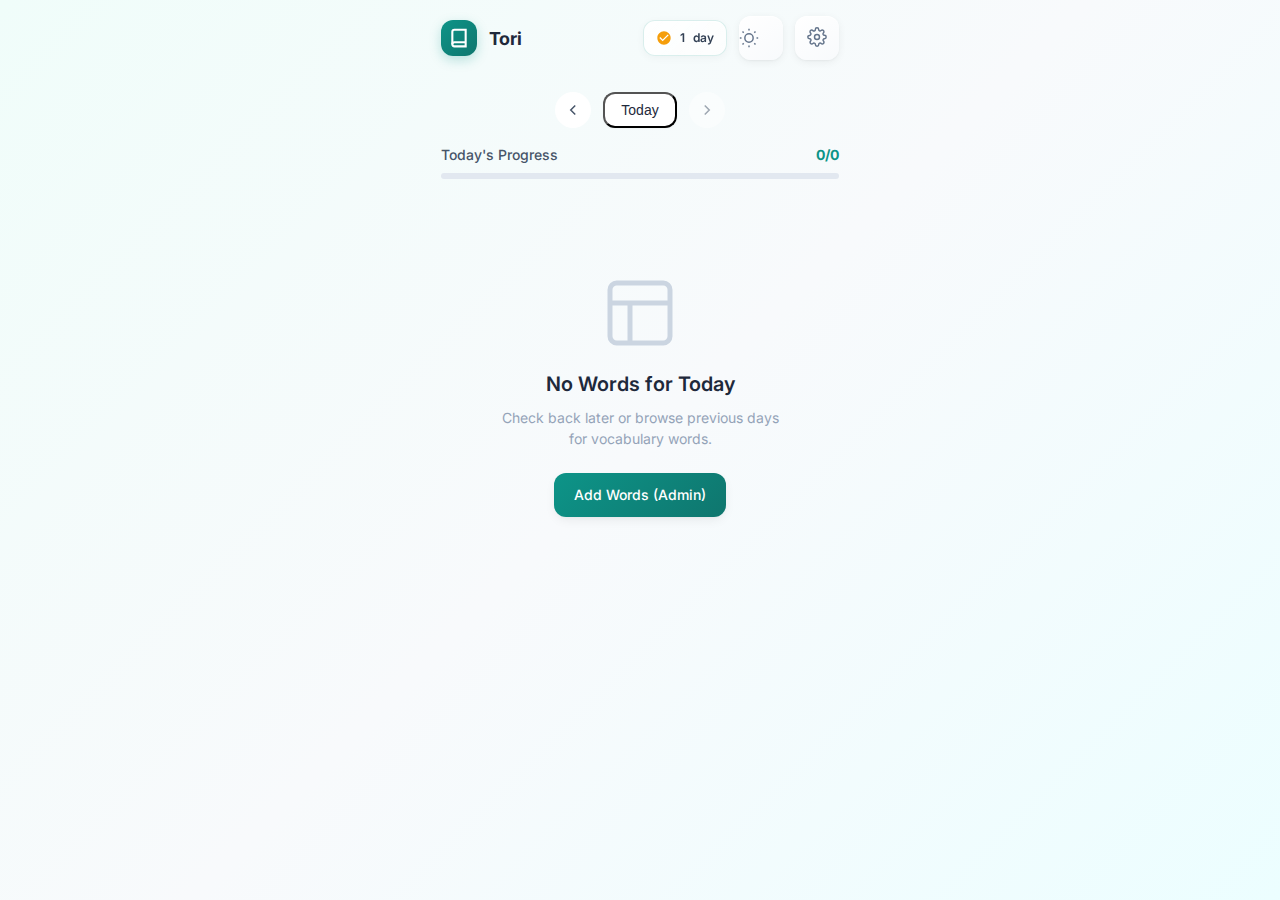
<file: index.html>
<!DOCTYPE html>
<html lang="en">

<head>
  <meta charset="UTF-8">
  <meta name="viewport" content="width=device-width, initial-scale=1.0, maximum-scale=1.0, user-scalable=no">
  <meta name="description" content="Vocabulary Flashcard App - Learn English words daily with interactive flashcards">
  <meta name="theme-color" content="#0d9488">

  <title>I love you, Tori</title>

  <!-- Fonts -->
  <link rel="preconnect" href="https://fonts.googleapis.com">
  <link rel="preconnect" href="https://fonts.gstatic.com" crossorigin>
  <link
    href="https://fonts.googleapis.com/css2?family=Inter:wght@400;500;600;700&family=Noto+Sans+Bengali:wght@400;500;600;700&display=swap"
    rel="stylesheet">

  <!-- Stylesheets -->
  <link rel="stylesheet" href="css/main.css">
  <link rel="stylesheet" href="css/flashcard.css">
</head>

<body>
  <!-- Skip Link for Accessibility -->
  <a href="#main-content" class="skip-link">Skip to main content</a>

  <div class="container" id="app">
    <!-- Header -->
    <header class="app-header">
      <div class="app-logo">
        <!-- Logo Icon -->
        <div class="app-logo-icon">
          <svg viewBox="0 0 24 24" fill="none" stroke="currentColor" stroke-width="2" aria-hidden="true">
            <path d="M4 19.5A2.5 2.5 0 0 1 6.5 17H20"></path>
            <path d="M6.5 2H20v20H6.5A2.5 2.5 0 0 1 4 19.5v-15A2.5 2.5 0 0 1 6.5 2z"></path>
          </svg>
        </div>
        <span>Tori</span>
      </div>

      <div class="header-actions">
        <!-- Streak Badge -->
        <div class="streak-badge" id="streakBadge" aria-label="Daily streak">
          <svg viewBox="0 0 24 24" fill="currentColor" aria-hidden="true">
            <path
              d="M17.66 11.2C17.43 10.9 17.15 10.64 16.89 10.38C16.22 9.78 15.46 9.35 14.82 8.72C13.33 7.26 13 4.85 13.95 3C13 3.23 12.17 3.75 11.46 4.32C8.87 6.4 7.85 10.07 9.07 13.22C9.11 13.32 9.15 13.42 9.15 13.55C9.15 13.77 9 13.97 8.8 14.05C8.57 14.15 8.33 14.09 8.14 13.93C8.08 13.88 8.04 13.83 8 13.76C6.87 12.33 6.69 10.28 7.45 8.64C5.78 10 4.87 12.3 5 14.47C5.06 14.97 5.12 15.47 5.29 15.97C5.43 16.57 5.7 17.17 6 17.7C7.08 19.43 8.95 20.67 10.96 20.92C13.1 21.19 15.39 20.8 17.03 19.32C18.86 17.66 19.5 15 18.56 12.72L18.43 12.46C18.22 12 17.66 11.2 17.66 11.2Z" />
          </svg>
          <span id="streakCount">0</span> day
        </div>

        <!-- Night Mode Toggle -->
        <button class="btn-icon" id="themeToggleBtn" aria-label="Toggle dark mode">
          <svg class="icon-sun" viewBox="0 0 24 24" fill="none" stroke="currentColor" stroke-width="2">
            <circle cx="12" cy="12" r="5"></circle>
            <line x1="12" y1="1" x2="12" y2="3"></line>
            <line x1="12" y1="21" x2="12" y2="23"></line>
            <line x1="4.22" y1="4.22" x2="5.64" y2="5.64"></line>
            <line x1="18.36" y1="18.36" x2="19.78" y2="19.78"></line>
            <line x1="1" y1="12" x2="3" y2="12"></line>
            <line x1="21" y1="12" x2="23" y2="12"></line>
            <line x1="4.22" y1="19.78" x2="5.64" y2="18.36"></line>
            <line x1="18.36" y1="5.64" x2="19.78" y2="4.22"></line>
          </svg>
          <svg class="icon-moon" viewBox="0 0 24 24" fill="none" stroke="currentColor" stroke-width="2"
            style="display: none;">
            <path d="M21 12.79A9 9 0 1 1 11.21 3 7 7 0 0 0 21 12.79z"></path>
          </svg>
        </button>

        <!-- Settings Button -->
        <button class="btn-icon" id="settingsBtn" aria-label="Settings">
          <svg viewBox="0 0 24 24" fill="none" stroke="currentColor" stroke-width="2">
            <circle cx="12" cy="12" r="3"></circle>
            <path
              d="M19.4 15a1.65 1.65 0 0 0 .33 1.82l.06.06a2 2 0 0 1 0 2.83 2 2 0 0 1-2.83 0l-.06-.06a1.65 1.65 0 0 0-1.82-.33 1.65 1.65 0 0 0-1 1.51V21a2 2 0 0 1-2 2 2 2 0 0 1-2-2v-.09A1.65 1.65 0 0 0 9 19.4a1.65 1.65 0 0 0-1.82.33l-.06.06a2 2 0 0 1-2.83 0 2 2 0 0 1 0-2.83l.06-.06a1.65 1.65 0 0 0 .33-1.82 1.65 1.65 0 0 0-1.51-1H3a2 2 0 0 1-2-2 2 2 0 0 1 2-2h.09A1.65 1.65 0 0 0 4.6 9a1.65 1.65 0 0 0-.33-1.82l-.06-.06a2 2 0 0 1 0-2.83 2 2 0 0 1 2.83 0l.06.06a1.65 1.65 0 0 0 1.82.33H9a1.65 1.65 0 0 0 1-1.51V3a2 2 0 0 1 2-2 2 2 0 0 1 2 2v.09a1.65 1.65 0 0 0 1 1.51 1.65 1.65 0 0 0 1.82-.33l.06-.06a2 2 0 0 1 2.83 0 2 2 0 0 1 0 2.83l-.06.06a1.65 1.65 0 0 0-.33 1.82V9a1.65 1.65 0 0 0 1.51 1H21a2 2 0 0 1 2 2 2 2 0 0 1-2 2h-.09a1.65 1.65 0 0 0-1.51 1z">
            </path>
          </svg>
        </button>
      </div>
    </header>

    <!-- Date Selector -->
    <div class="date-selector">
      <button class="date-nav-btn" id="prevDateBtn" aria-label="Previous day">
        <svg viewBox="0 0 24 24" fill="none" stroke="currentColor" stroke-width="2">
          <path d="M15 18l-6-6 6-6"></path>
        </svg>
      </button>
      <button class="current-date" id="currentDateBtn" aria-label="Select date">
        <span id="currentDateText">Today</span>
      </button>
      <button class="date-nav-btn" id="nextDateBtn" aria-label="Next day" disabled>
        <svg viewBox="0 0 24 24" fill="none" stroke="currentColor" stroke-width="2">
          <path d="M9 18l6-6-6-6"></path>
        </svg>
      </button>
    </div>

    <!-- Progress Bar -->
    <div class="progress-bar-container" id="progressContainer">
      <div class="progress-info">
        <span class="progress-text">Today's Progress</span>
        <span class="progress-count" id="progressCount">0/0</span>
      </div>
      <div class="progress-bar" role="progressbar" aria-valuenow="0" aria-valuemin="0" aria-valuemax="100">
        <div class="progress-fill" id="progressFill" style="width: 0%"></div>
      </div>
    </div>

    <!-- Main Content -->
    <main id="main-content">
      <!-- Loading State -->
      <div class="loading-container" id="loadingState">
        <div class="spinner"></div>
        <span class="loading-text">Loading flashcards...</span>
      </div>

      <!-- Empty State -->
      <div class="empty-state" id="emptyState" style="display: none;">
        <svg class="empty-state-icon" viewBox="0 0 24 24" fill="none" stroke="currentColor" stroke-width="1.5">
          <rect x="3" y="3" width="18" height="18" rx="2"></rect>
          <path d="M3 9h18M9 21V9"></path>
        </svg>
        <h2 class="empty-state-title">No Words for Today</h2>
        <p class="empty-state-text">Check back later or browse previous days for vocabulary words.</p>
        <a href="admin.html" class="btn btn-primary">Add Words (Admin)</a>
      </div>

      <!-- Flashcard Scene -->
      <div class="flashcard-scene" id="flashcardScene" style="display: none;">
        <div class="flashcard" id="flashcard" role="button" tabindex="0" aria-label="Flashcard. Tap to flip.">

          <!-- Front Face -->
          <div class="flashcard-face flashcard-front">
            <!-- Speaker Button -->
            <button class="speaker-btn" id="speakerBtn" aria-label="Listen to pronunciation">
              <svg viewBox="0 0 24 24" fill="none" stroke="currentColor" stroke-width="2">
                <polygon points="11 5 6 9 2 9 2 15 6 15 11 19 11 5"></polygon>
                <path d="M15.54 8.46a5 5 0 0 1 0 7.07"></path>
                <path d="M19.07 4.93a10 10 0 0 1 0 14.14"></path>
              </svg>
            </button>

            <!-- Word Display -->
            <div class="word-container">
              <h1 class="english-word" id="englishWord">—</h1>
              <p class="ipa-pronunciation" id="ipaPronunciation">/—/</p>
            </div>

            <!-- Placeholders: Context & Meaning -->
            <div class="placeholder-section">
              <div class="placeholder-box" id="contextBox">
                <span class="placeholder-label">Context</span>
                <p class="placeholder-content" id="contextContent"></p>
                <p class="placeholder-empty" id="contextEmpty">No context provided</p>
              </div>
              <div class="placeholder-box" id="meaningBox">
                <span class="placeholder-label">Meaning</span>
                <p class="placeholder-content" id="meaningContent"></p>
                <p class="placeholder-empty" id="meaningEmpty">Tap to reveal meaning</p>
              </div>
            </div>

            <!-- Tap Hint -->
            <div class="tap-hint">
              <span class="tap-hint-text">Tap to flip</span>
            </div>
          </div>

          <!-- Back Face -->
          <div class="flashcard-face flashcard-back">
            <div class="back-content">

              <!-- Bangla Meanings -->
              <div class="back-section" id="banglaMeaningsSection">
                <span class="back-section-label">
                  <svg viewBox="0 0 24 24" fill="none" stroke="currentColor" stroke-width="2">
                    <circle cx="12" cy="12" r="10"></circle>
                    <path
                      d="M2 12h20M12 2a15.3 15.3 0 0 1 4 10 15.3 15.3 0 0 1-4 10 15.3 15.3 0 0 1-4-10 15.3 15.3 0 0 1 4-10z">
                    </path>
                  </svg>
                  বাংলা অর্থ (Bangla Meaning)
                </span>
                <div class="bangla-meanings" id="banglaMeanings" lang="bn">—</div>
              </div>

              <!-- Synonyms -->
              <div class="back-section" id="synonymsSection">
                <span class="back-section-label">
                  <svg viewBox="0 0 24 24" fill="none" stroke="currentColor" stroke-width="2">
                    <path d="M16 3h5v5M4 20L21 3M21 16v5h-5M15 15l6 6M4 4l5 5"></path>
                  </svg>
                  Synonyms
                </span>
                <div class="synonyms-list" id="synonymsList"></div>
                <p class="no-items" id="noSynonyms" style="display: none;">No synonyms available</p>
              </div>

              <!-- Antonyms -->
              <div class="back-section" id="antonymsSection">
                <span class="back-section-label">
                  <svg viewBox="0 0 24 24" fill="none" stroke="currentColor" stroke-width="2">
                    <line x1="18" y1="6" x2="6" y2="18"></line>
                    <line x1="6" y1="6" x2="18" y2="18"></line>
                  </svg>
                  Antonyms
                </span>
                <div class="antonyms-list" id="antonymsList"></div>
                <p class="no-items" id="noAntonyms" style="display: none;">No antonyms available</p>
              </div>

            </div>
          </div>

        </div>
      </div>

      <!-- Navigation Arrows -->
      <div class="nav-arrows" id="navArrows" style="display: none;">
        <button class="nav-arrow" id="prevCardBtn" aria-label="Previous word">
          <svg viewBox="0 0 24 24" fill="none" stroke="currentColor" stroke-width="2">
            <path d="M15 18l-6-6 6-6"></path>
          </svg>
        </button>
        <span class="card-counter">
          <span id="currentCard">1</span><span>/</span><span id="totalCards">5</span>
        </span>
        <button class="nav-arrow" id="nextCardBtn" aria-label="Next word">
          <svg viewBox="0 0 24 24" fill="none" stroke="currentColor" stroke-width="2">
            <path d="M9 18l6-6-6-6"></path>
          </svg>
        </button>
      </div>

      <!-- Swipe Hint -->
      <div class="swipe-hint" id="swipeHint" style="display: none;">
        <svg viewBox="0 0 24 24" fill="none" stroke="currentColor" stroke-width="2">
          <path d="M5 12h14M12 5l7 7-7 7"></path>
        </svg>
        <span>Swipe to navigate</span>
      </div>

      <!-- Card Actions -->
      <div class="card-actions" id="cardActions" style="display: none;">
        <button class="action-btn" id="markLearnedBtn" aria-label="Mark as learned">
          <span class="action-icon">
            <svg viewBox="0 0 24 24" fill="none" stroke="currentColor" stroke-width="2">
              <path d="M20 6L9 17l-5-5"></path>
            </svg>
          </span>
          <span class="action-label">Mark Learned</span>
        </button>
      </div>

    </main>
  </div>

  <!-- Settings Modal -->
  <div class="modal-overlay" id="settingsModal">
    <div class="modal" role="dialog" aria-labelledby="settingsTitle">
      <div class="modal-header">
        <h2 class="modal-title" id="settingsTitle">Settings</h2>
        <button class="btn-icon" id="closeSettingsBtn" aria-label="Close settings">
          <svg viewBox="0 0 24 24" fill="none" stroke="currentColor" stroke-width="2">
            <line x1="18" y1="6" x2="6" y2="18"></line>
            <line x1="6" y1="6" x2="18" y2="18"></line>
          </svg>
        </button>
      </div>
      <div class="modal-body">
        <div class="form-group">
          <label class="label" for="apiKeyInput">JSONBin.io API Key</label>
          <input type="password" class="input" id="apiKeyInput" placeholder="Enter your API key">
          <p class="input-hint">Get your free API key from <a href="https://jsonbin.io" target="_blank">jsonbin.io</a>
          </p>
        </div>
        <div class="form-group">
          <label class="label" for="binIdInput">Bin ID</label>
          <input type="text" class="input" id="binIdInput" placeholder="Enter your Bin ID">
          <p class="input-hint">Create a new bin or use an existing one</p>
        </div>
        <div class="api-status disconnected" id="apiStatus">
          <span class="api-status-dot"></span>
          <span id="apiStatusText">Not connected</span>
        </div>
      </div>
      <div class="modal-footer">
        <button class="btn btn-outline" id="testConnectionBtn">Test Connection</button>
        <button class="btn btn-primary" id="saveSettingsBtn">Save Settings</button>
      </div>
    </div>
  </div>

  <!-- Toast Container -->
  <div class="toast-container" id="toastContainer"></div>

  <!-- Scripts -->
  <script src="js/storage.js"></script>
  <script src="js/api.js"></script>
  <script src="js/flashcard.js"></script>
  <script src="js/app.js"></script>
</body>

</html>
</file>
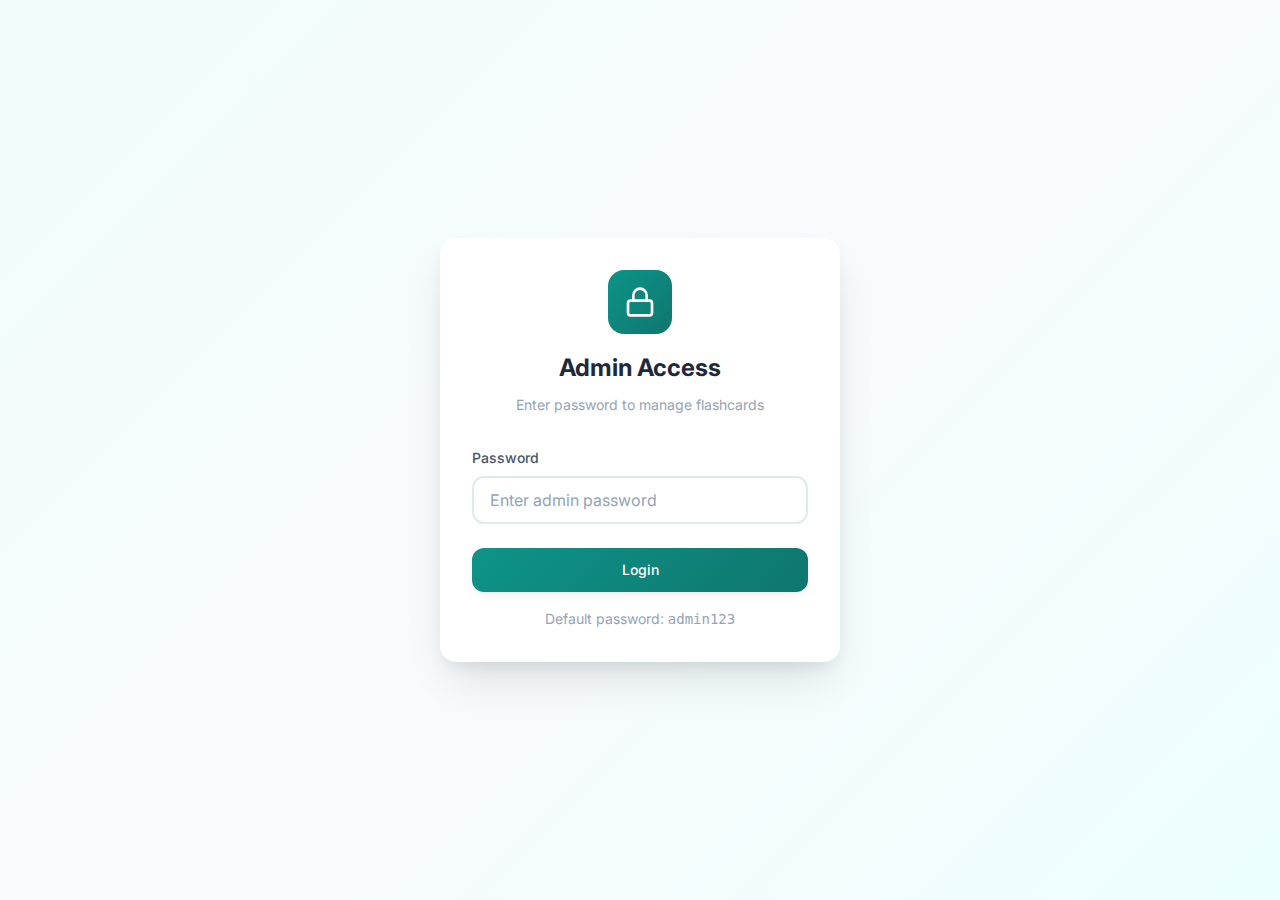
<file: admin.html>
<!DOCTYPE html>
<html lang="en">

<head>
    <meta charset="UTF-8">
    <meta name="viewport" content="width=device-width, initial-scale=1.0, maximum-scale=1.0, user-scalable=no">
    <meta name="description" content="Admin Panel - Manage vocabulary flashcards">
    <meta name="theme-color" content="#6366f1">

    <title>Admin - Vocabulary Flashcards</title>

    <!-- Fonts -->
    <link rel="preconnect" href="https://fonts.googleapis.com">
    <link rel="preconnect" href="https://fonts.gstatic.com" crossorigin>
    <link
        href="https://fonts.googleapis.com/css2?family=Inter:wght@400;500;600;700&family=Noto+Sans+Bengali:wght@400;500;600;700&display=swap"
        rel="stylesheet">

    <!-- Stylesheets -->
    <link rel="stylesheet" href="css/main.css">
    <link rel="stylesheet" href="css/admin.css">
</head>

<body>
    <!-- Login Page -->
    <div class="login-container" id="loginPage">
        <div class="login-card">
            <div class="login-header">
                <div class="login-icon">
                    <svg viewBox="0 0 24 24" fill="none" stroke="currentColor" stroke-width="2">
                        <rect x="3" y="11" width="18" height="11" rx="2" ry="2"></rect>
                        <path d="M7 11V7a5 5 0 0 1 10 0v4"></path>
                    </svg>
                </div>
                <h1 class="login-title">Admin Access</h1>
                <p class="login-subtitle">Enter password to manage flashcards</p>
            </div>

            <div class="login-error" id="loginError">Invalid password. Please try again.</div>

            <form class="login-form" id="loginForm">
                <div class="form-group">
                    <label class="label" for="passwordInput">Password</label>
                    <input type="password" class="input" id="passwordInput" placeholder="Enter admin password" required>
                </div>
                <button type="submit" class="btn btn-primary">Login</button>
            </form>

            <p
                style="text-align: center; margin-top: var(--space-4); font-size: var(--font-size-sm); color: var(--text-muted);">
                Default password: <code>admin123</code>
            </p>
        </div>
    </div>

    <!-- Admin Dashboard -->
    <div class="admin-container" id="adminDashboard" style="display: none;">
        <!-- Header -->
        <header class="admin-header">
            <h1 class="admin-title">Flashcard Admin</h1>
            <div class="admin-actions">
                <a href="index.html" class="btn btn-outline" style="padding: var(--space-2) var(--space-3);">
                    <svg viewBox="0 0 24 24" fill="none" stroke="currentColor" stroke-width="2"
                        style="width: 18px; height: 18px;">
                        <path d="M1 12s4-8 11-8 11 8 11 8-4 8-11 8-11-8-11-8z"></path>
                        <circle cx="12" cy="12" r="3"></circle>
                    </svg>
                    View Cards
                </a>
                <button class="btn-icon" id="logoutBtn" aria-label="Logout">
                    <svg viewBox="0 0 24 24" fill="none" stroke="currentColor" stroke-width="2">
                        <path d="M9 21H5a2 2 0 0 1-2-2V5a2 2 0 0 1 2-2h4"></path>
                        <polyline points="16 17 21 12 16 7"></polyline>
                        <line x1="21" y1="12" x2="9" y2="12"></line>
                    </svg>
                </button>
            </div>
        </header>

        <!-- Main Content -->
        <main class="admin-main">
            <!-- Date Picker -->
            <div class="date-picker-section">
                <button class="date-picker-btn" id="adminPrevDate" aria-label="Previous day">
                    <svg viewBox="0 0 24 24" fill="none" stroke="currentColor" stroke-width="2">
                        <path d="M15 18l-6-6 6-6"></path>
                    </svg>
                </button>
                <input type="date" class="date-picker-input" id="adminDatePicker">
                <button class="date-picker-btn" id="adminNextDate" aria-label="Next day">
                    <svg viewBox="0 0 24 24" fill="none" stroke="currentColor" stroke-width="2">
                        <path d="M9 18l6-6-6-6"></path>
                    </svg>
                </button>
            </div>

            <!-- Stats Grid -->
            <div class="stats-grid">
                <div class="stat-card">
                    <div class="stat-value" id="todayWordsCount">0</div>
                    <div class="stat-label">Today's Words</div>
                </div>
                <div class="stat-card success">
                    <div class="stat-value" id="totalWordsCount">0</div>
                    <div class="stat-label">Total Words</div>
                </div>
            </div>

            <!-- Settings Section -->
            <div class="settings-section">
                <h2 class="section-title" style="margin-bottom: var(--space-4);">Cloud Settings</h2>

                <div class="settings-item">
                    <div class="settings-icon">
                        <svg viewBox="0 0 24 24" fill="none" stroke="currentColor" stroke-width="2">
                            <path
                                d="M21 2l-2 2m-7.61 7.61a5.5 5.5 0 1 1-7.778 7.778 5.5 5.5 0 0 1 7.777-7.777zm0 0L15.5 7.5m0 0l3 3L22 7l-3-3m-3.5 3.5L19 4">
                            </path>
                        </svg>
                    </div>
                    <div class="settings-content">
                        <label class="settings-label" for="adminApiKey">API Key</label>
                        <p class="settings-description">Your JSONBin.io API key for cloud storage</p>
                        <input type="password" class="input settings-input" id="adminApiKey"
                            placeholder="Enter API key">
                    </div>
                </div>

                <div class="settings-item">
                    <div class="settings-icon">
                        <svg viewBox="0 0 24 24" fill="none" stroke="currentColor" stroke-width="2">
                            <ellipse cx="12" cy="5" rx="9" ry="3"></ellipse>
                            <path d="M21 12c0 1.66-4 3-9 3s-9-1.34-9-3"></path>
                            <path d="M3 5v14c0 1.66 4 3 9 3s9-1.34 9-3V5"></path>
                        </svg>
                    </div>
                    <div class="settings-content">
                        <label class="settings-label" for="adminBinId">Bin ID</label>
                        <p class="settings-description">The ID of your JSONBin storage bin</p>
                        <input type="text" class="input settings-input" id="adminBinId" placeholder="Enter Bin ID">
                    </div>
                </div>

                <div style="display: flex; gap: var(--space-3); margin-top: var(--space-4);">
                    <button class="btn btn-outline" id="testApiBtn">Test Connection</button>
                    <button class="btn btn-primary" id="saveApiBtn">Save Settings</button>
                </div>

                <div class="api-status disconnected" id="adminApiStatus" style="margin-top: var(--space-4);">
                    <span class="api-status-dot"></span>
                    <span id="adminApiStatusText">Not connected</span>
                </div>
            </div>

            <!-- Add Word Section -->
            <div class="add-word-section">
                <div class="section-header">
                    <h2 class="section-title">Add New Word</h2>
                </div>

                <!-- Word Count Indicator -->
                <div class="word-count-indicator" id="wordCountIndicator">
                    <span class="word-count-text">Words added today: <span class="word-count-number"
                            id="wordsAddedToday">0</span>/5</span>
                </div>

                <form id="addWordForm">
                    <!-- English Word & IPA -->
                    <div class="form-row two-col">
                        <div class="form-group">
                            <label class="label" for="englishWord">English Word *</label>
                            <input type="text" class="input" id="englishWord" placeholder="e.g., Vocabulary" required>
                        </div>
                        <div class="form-group">
                            <label class="label" for="ipaInput">IPA Pronunciation</label>
                            <input type="text" class="input" id="ipaInput" placeholder="e.g., /vəˈkæbjʊləri/">
                        </div>
                    </div>

                    <!-- Context -->
                    <div class="form-group">
                        <label class="label" for="contextInput">Context Sentence</label>
                        <textarea class="textarea" id="contextInput"
                            placeholder="e.g., Building vocabulary is essential for language learning."
                            rows="2"></textarea>
                    </div>

                    <!-- Meaning -->
                    <div class="form-group">
                        <label class="label" for="meaningInput">English Meaning</label>
                        <textarea class="textarea" id="meaningInput"
                            placeholder="e.g., The body of words used in a particular language." rows="2"></textarea>
                    </div>

                    <!-- Bangla Meanings -->
                    <div class="form-group">
                        <label class="label" for="banglaMeaningsInput">Bangla Meanings</label>
                        <input type="text" class="input" id="banglaMeaningsInput"
                            placeholder="e.g., শব্দভাণ্ডার, শব্দসম্ভার">
                        <p class="input-hint">Separate multiple meanings with commas</p>
                    </div>

                    <!-- Synonyms & Antonyms -->
                    <div class="form-row two-col">
                        <div class="form-group">
                            <label class="label" for="synonymsInput">Synonyms</label>
                            <input type="text" class="input" id="synonymsInput" placeholder="e.g., lexicon, glossary">
                            <p class="input-hint">Separate with commas</p>
                        </div>
                        <div class="form-group">
                            <label class="label" for="antonymsInput">Antonyms</label>
                            <input type="text" class="input" id="antonymsInput" placeholder="e.g., silence">
                            <p class="input-hint">Separate with commas</p>
                        </div>
                    </div>

                    <!-- Form Actions -->
                    <div class="form-actions">
                        <button type="button" class="btn btn-outline" id="clearFormBtn">Clear</button>
                        <button type="submit" class="btn btn-primary" id="addWordBtn">Add Word</button>
                    </div>
                </form>
            </div>

            <!-- Word List Section -->
            <div class="word-list-section">
                <div class="word-list-header">
                    <h2 class="word-list-title">Words for <span id="listDateLabel">Today</span></h2>
                    <button class="btn btn-outline" id="refreshListBtn" style="padding: var(--space-2) var(--space-3);">
                        <svg viewBox="0 0 24 24" fill="none" stroke="currentColor" stroke-width="2"
                            style="width: 16px; height: 16px;">
                            <path d="M23 4v6h-6M1 20v-6h6"></path>
                            <path d="M3.51 9a9 9 0 0 1 14.85-3.36L23 10M1 14l4.64 4.36A9 9 0 0 0 20.49 15"></path>
                        </svg>
                        Refresh
                    </button>
                </div>

                <!-- Empty State -->
                <div class="word-list-empty" id="wordListEmpty">
                    <svg viewBox="0 0 24 24" fill="none" stroke="currentColor" stroke-width="1.5">
                        <rect x="3" y="3" width="18" height="18" rx="2"></rect>
                        <path d="M3 9h18M9 21V9"></path>
                    </svg>
                    <p>No words added for this date</p>
                </div>

                <!-- Word List -->
                <div id="wordList"></div>
            </div>

        </main>
    </div>

    <!-- Edit Word Modal -->
    <div class="modal-overlay" id="editModal">
        <div class="modal" role="dialog" aria-labelledby="editModalTitle">
            <div class="modal-header">
                <h2 class="modal-title" id="editModalTitle">Edit Word</h2>
                <button class="btn-icon" id="closeEditModal" aria-label="Close">
                    <svg viewBox="0 0 24 24" fill="none" stroke="currentColor" stroke-width="2">
                        <line x1="18" y1="6" x2="6" y2="18"></line>
                        <line x1="6" y1="6" x2="18" y2="18"></line>
                    </svg>
                </button>
            </div>
            <div class="modal-body">
                <input type="hidden" id="editWordId">

                <div class="form-group">
                    <label class="label" for="editEnglishWord">English Word *</label>
                    <input type="text" class="input" id="editEnglishWord" required>
                </div>

                <div class="form-group">
                    <label class="label" for="editIpa">IPA Pronunciation</label>
                    <input type="text" class="input" id="editIpa">
                </div>

                <div class="form-group">
                    <label class="label" for="editContext">Context</label>
                    <textarea class="textarea" id="editContext" rows="2"></textarea>
                </div>

                <div class="form-group">
                    <label class="label" for="editMeaning">English Meaning</label>
                    <textarea class="textarea" id="editMeaning" rows="2"></textarea>
                </div>

                <div class="form-group">
                    <label class="label" for="editBanglaMeanings">Bangla Meanings</label>
                    <input type="text" class="input" id="editBanglaMeanings">
                </div>

                <div class="form-group">
                    <label class="label" for="editSynonyms">Synonyms</label>
                    <input type="text" class="input" id="editSynonyms">
                </div>

                <div class="form-group">
                    <label class="label" for="editAntonyms">Antonyms</label>
                    <input type="text" class="input" id="editAntonyms">
                </div>
            </div>
            <div class="modal-footer">
                <button class="btn btn-outline" id="cancelEditBtn">Cancel</button>
                <button class="btn btn-primary" id="saveEditBtn">Save Changes</button>
            </div>
        </div>
    </div>

    <!-- Delete Confirmation Modal -->
    <div class="modal-overlay" id="deleteModal">
        <div class="modal" role="dialog" aria-labelledby="deleteModalTitle" style="max-width: 350px;">
            <div class="modal-header">
                <h2 class="modal-title" id="deleteModalTitle">Delete Word</h2>
                <button class="btn-icon" id="closeDeleteModal" aria-label="Close">
                    <svg viewBox="0 0 24 24" fill="none" stroke="currentColor" stroke-width="2">
                        <line x1="18" y1="6" x2="6" y2="18"></line>
                        <line x1="6" y1="6" x2="18" y2="18"></line>
                    </svg>
                </button>
            </div>
            <div class="modal-body" style="text-align: center;">
                <p style="margin-bottom: var(--space-2);">Are you sure you want to delete</p>
                <p style="font-weight: var(--font-weight-bold); font-size: var(--font-size-lg);" id="deleteWordName">""
                </p>
                <input type="hidden" id="deleteWordId">
            </div>
            <div class="modal-footer">
                <button class="btn btn-outline" id="cancelDeleteBtn">Cancel</button>
                <button class="btn" id="confirmDeleteBtn"
                    style="background: var(--color-danger); color: white;">Delete</button>
            </div>
        </div>
    </div>

    <!-- Toast Container -->
    <div class="toast-container" id="toastContainer"></div>

    <!-- Scripts -->
    <script src="js/storage.js"></script>
    <script src="js/api.js"></script>
    <script src="js/admin.js"></script>
</body>

</html>
</file>
<file: css/main.css>
/* ==========================================================================
   VOCABULARY FLASHCARD APP - DESIGN SYSTEM
   Mobile-first CSS for ESL learners (360px-430px priority)
   ========================================================================== */

/* --------------------------------------------------------------------------
   CSS CUSTOM PROPERTIES (Design Tokens)
   -------------------------------------------------------------------------- */
:root {
  /* Colors - Premium Teal/Emerald Theme */
  --color-primary: #0d9488;
  --color-primary-dark: #0f766e;
  --color-primary-light: #14b8a6;
  --color-primary-glow: rgba(13, 148, 136, 0.25);

  --color-accent: #6366f1;
  --color-accent-dark: #4f46e5;

  --color-success: #10b981;
  --color-success-dark: #059669;

  --color-warning: #f59e0b;
  --color-danger: #ef4444;

  /* Neutral Colors - Light Theme */
  --color-white: #ffffff;
  --color-gray-50: #f8fafc;
  --color-gray-100: #f1f5f9;
  --color-gray-200: #e2e8f0;
  --color-gray-300: #cbd5e1;
  --color-gray-400: #94a3b8;
  --color-gray-500: #64748b;
  --color-gray-600: #475569;
  --color-gray-700: #334155;
  --color-gray-800: #1e293b;
  --color-gray-900: #0f172a;

  /* Background - Light Theme */
  --bg-primary: linear-gradient(135deg, #f0fdfa 0%, #f8fafc 50%, #ecfeff 100%);
  --bg-primary-solid: #f8fafc;
  --bg-card: #ffffff;
  --bg-card-back: linear-gradient(145deg, #f0fdfa 0%, #ecfdf5 100%);
  --bg-input: #ffffff;

  /* Text - Light Theme */
  --text-primary: #1e293b;
  --text-secondary: #475569;
  --text-muted: #94a3b8;
  --text-inverse: #ffffff;

  /* Typography */
  --font-family: 'Inter', -apple-system, BlinkMacSystemFont, 'Segoe UI', Roboto, sans-serif;
  --font-family-bangla: 'Noto Sans Bengali', 'Kalpurush', sans-serif;

  --font-size-xs: 0.75rem;
  /* 12px */
  --font-size-sm: 0.875rem;
  /* 14px */
  --font-size-base: 1rem;
  /* 16px */
  --font-size-lg: 1.125rem;
  /* 18px */
  --font-size-xl: 1.25rem;
  /* 20px */
  --font-size-2xl: 1.5rem;
  /* 24px */
  --font-size-3xl: 1.875rem;
  /* 30px */
  --font-size-4xl: 2.25rem;
  /* 36px */

  --font-weight-normal: 400;
  --font-weight-medium: 500;
  --font-weight-semibold: 600;
  --font-weight-bold: 700;

  --line-height-tight: 1.25;
  --line-height-normal: 1.5;
  --line-height-relaxed: 1.75;

  /* Spacing */
  --space-1: 0.25rem;
  /* 4px */
  --space-2: 0.5rem;
  /* 8px */
  --space-3: 0.75rem;
  /* 12px */
  --space-4: 1rem;
  /* 16px */
  --space-5: 1.25rem;
  /* 20px */
  --space-6: 1.5rem;
  /* 24px */
  --space-8: 2rem;
  /* 32px */
  --space-10: 2.5rem;
  /* 40px */
  --space-12: 3rem;
  /* 48px */

  /* Border Radius */
  --radius-sm: 0.375rem;
  /* 6px */
  --radius-md: 0.5rem;
  /* 8px */
  --radius-lg: 0.75rem;
  /* 12px */
  --radius-xl: 1rem;
  /* 16px */
  --radius-full: 9999px;

  /* Shadows - Softer, more elegant */
  --shadow-sm: 0 1px 2px 0 rgba(0, 0, 0, 0.04);
  --shadow-md: 0 4px 12px -2px rgba(0, 0, 0, 0.08), 0 2px 4px -2px rgba(0, 0, 0, 0.04);
  --shadow-lg: 0 12px 24px -4px rgba(0, 0, 0, 0.1), 0 4px 8px -2px rgba(0, 0, 0, 0.06);
  --shadow-xl: 0 24px 48px -12px rgba(0, 0, 0, 0.12), 0 8px 16px -4px rgba(0, 0, 0, 0.08);
  --shadow-card: 0 8px 32px -4px rgba(13, 148, 136, 0.12), 0 4px 12px -2px rgba(0, 0, 0, 0.04);
  --shadow-glow: 0 0 20px var(--color-primary-glow);

  /* Transitions */
  --transition-fast: 150ms ease;
  --transition-base: 200ms ease;
  --transition-slow: 300ms ease;
  --transition-flip: 600ms ease;

  /* Z-Index */
  --z-dropdown: 100;
  --z-modal: 200;
  --z-toast: 300;

  /* Touch Targets (Accessibility) */
  --touch-target-min: 44px;
}

/* Dark Mode - Class-based toggle */
.dark-mode,
.dark-mode :root {
  --bg-primary: linear-gradient(135deg, #0f172a 0%, #1e293b 50%, #0f172a 100%);
  --bg-primary-solid: #0f172a;
  --bg-card: #1e293b;
  --bg-card-back: linear-gradient(145deg, #1e293b 0%, #334155 100%);
  --bg-input: #334155;

  --text-primary: #f1f5f9;
  --text-secondary: #cbd5e1;
  --text-muted: #64748b;

  --color-white: #1e293b;
  --color-gray-50: #1e293b;
  --color-gray-100: #334155;
  --color-gray-200: #475569;
  --color-gray-300: #64748b;

  --shadow-card: 0 8px 32px -4px rgba(0, 0, 0, 0.4), 0 4px 12px -2px rgba(0, 0, 0, 0.3);
}

/* Auto dark mode based on system preference */
@media (prefers-color-scheme: dark) {
  body:not(.light-mode) {
    --bg-primary: linear-gradient(135deg, #0f172a 0%, #1e293b 50%, #0f172a 100%);
    --bg-primary-solid: #0f172a;
    --bg-card: #1e293b;
    --bg-card-back: linear-gradient(145deg, #1e293b 0%, #334155 100%);
    --bg-input: #334155;

    --text-primary: #f1f5f9;
    --text-secondary: #cbd5e1;
    --text-muted: #64748b;

    --color-white: #1e293b;
    --color-gray-50: #1e293b;
    --color-gray-100: #334155;
    --color-gray-200: #475569;
    --color-gray-300: #64748b;

    --shadow-card: 0 8px 32px -4px rgba(0, 0, 0, 0.4), 0 4px 12px -2px rgba(0, 0, 0, 0.3);
  }
}

/* --------------------------------------------------------------------------
   CSS RESET & BASE STYLES
   -------------------------------------------------------------------------- */
*,
*::before,
*::after {
  box-sizing: border-box;
  margin: 0;
  padding: 0;
}

html {
  font-size: 16px;
  -webkit-text-size-adjust: 100%;
  -webkit-tap-highlight-color: transparent;
}

body {
  font-family: var(--font-family);
  font-size: var(--font-size-base);
  font-weight: var(--font-weight-normal);
  line-height: var(--line-height-normal);
  color: var(--text-primary);
  background: var(--bg-primary);
  background-color: var(--bg-primary-solid);
  min-height: 100vh;
  -webkit-font-smoothing: antialiased;
  -moz-osx-font-smoothing: grayscale;
}

/* Bangla Font Support */
.bangla,
[lang="bn"] {
  font-family: var(--font-family-bangla);
}

/* --------------------------------------------------------------------------
   TYPOGRAPHY UTILITIES
   -------------------------------------------------------------------------- */
.text-xs {
  font-size: var(--font-size-xs);
}

.text-sm {
  font-size: var(--font-size-sm);
}

.text-base {
  font-size: var(--font-size-base);
}

.text-lg {
  font-size: var(--font-size-lg);
}

.text-xl {
  font-size: var(--font-size-xl);
}

.text-2xl {
  font-size: var(--font-size-2xl);
}

.text-3xl {
  font-size: var(--font-size-3xl);
}

.text-4xl {
  font-size: var(--font-size-4xl);
}

.font-normal {
  font-weight: var(--font-weight-normal);
}

.font-medium {
  font-weight: var(--font-weight-medium);
}

.font-semibold {
  font-weight: var(--font-weight-semibold);
}

.font-bold {
  font-weight: var(--font-weight-bold);
}

.text-center {
  text-align: center;
}

.text-left {
  text-align: left;
}

.text-right {
  text-align: right;
}

.text-primary {
  color: var(--text-primary);
}

.text-secondary {
  color: var(--text-secondary);
}

.text-muted {
  color: var(--text-muted);
}

/* --------------------------------------------------------------------------
   LAYOUT UTILITIES
   -------------------------------------------------------------------------- */
.container {
  width: 100%;
  max-width: 430px;
  margin: 0 auto;
  padding: 0 var(--space-4);
}

.flex {
  display: flex;
}

.flex-col {
  flex-direction: column;
}

.items-center {
  align-items: center;
}

.justify-center {
  justify-content: center;
}

.justify-between {
  justify-content: space-between;
}

.gap-1 {
  gap: var(--space-1);
}

.gap-2 {
  gap: var(--space-2);
}

.gap-3 {
  gap: var(--space-3);
}

.gap-4 {
  gap: var(--space-4);
}

/* --------------------------------------------------------------------------
   BUTTON STYLES
   -------------------------------------------------------------------------- */
.btn {
  display: inline-flex;
  align-items: center;
  justify-content: center;
  gap: var(--space-2);
  min-height: var(--touch-target-min);
  padding: var(--space-3) var(--space-5);
  font-family: inherit;
  font-size: var(--font-size-sm);
  font-weight: var(--font-weight-medium);
  line-height: 1;
  text-decoration: none;
  border: none;
  border-radius: var(--radius-lg);
  cursor: pointer;
  transition: all var(--transition-base);
  -webkit-user-select: none;
  user-select: none;
}

.btn:focus-visible {
  outline: 2px solid var(--color-primary);
  outline-offset: 2px;
}

.btn-primary {
  background: linear-gradient(135deg, var(--color-primary), var(--color-primary-dark));
  color: var(--text-inverse);
  box-shadow: var(--shadow-md);
}

.btn-primary:hover {
  transform: translateY(-1px);
  box-shadow: var(--shadow-lg);
}

.btn-primary:active {
  transform: translateY(0);
}

.btn-success {
  background: linear-gradient(135deg, var(--color-success), var(--color-success-dark));
  color: var(--text-inverse);
  box-shadow: var(--shadow-md);
}

.btn-outline {
  background: transparent;
  color: var(--color-primary);
  border: 2px solid var(--color-primary);
}

.btn-outline:hover {
  background: var(--color-primary);
  color: var(--text-inverse);
}

.btn-icon {
  width: var(--touch-target-min);
  height: var(--touch-target-min);
  padding: 0;
  border: none;
  border-radius: var(--radius-lg);
  background: linear-gradient(145deg, #ffffff 0%, var(--color-gray-50) 100%);
  color: var(--color-gray-500);
  box-shadow: 0 2px 8px rgba(0, 0, 0, 0.06),
    0 1px 2px rgba(0, 0, 0, 0.04),
    inset 0 1px 0 rgba(255, 255, 255, 0.8);
  transition: all var(--transition-base);
}

.btn-icon:hover {
  background: linear-gradient(145deg, var(--color-gray-50) 0%, var(--color-gray-100) 100%);
  color: var(--color-primary);
  box-shadow: 0 4px 12px rgba(0, 0, 0, 0.08),
    0 2px 4px rgba(0, 0, 0, 0.04),
    inset 0 1px 0 rgba(255, 255, 255, 0.9);
  transform: translateY(-1px);
}

.btn-icon:active {
  transform: translateY(0);
  box-shadow: 0 1px 4px rgba(0, 0, 0, 0.06),
    inset 0 1px 2px rgba(0, 0, 0, 0.04);
}

.btn-icon svg {
  width: 20px;
  height: 20px;
  stroke-width: 1.75;
}

/* --------------------------------------------------------------------------
   FORM ELEMENTS
   -------------------------------------------------------------------------- */
.input,
.textarea,
.select {
  width: 100%;
  min-height: var(--touch-target-min);
  padding: var(--space-3) var(--space-4);
  font-family: inherit;
  font-size: var(--font-size-base);
  color: var(--text-primary);
  background: var(--color-white);
  border: 2px solid var(--color-gray-200);
  border-radius: var(--radius-lg);
  transition: border-color var(--transition-base), box-shadow var(--transition-base);
}

.input:focus,
.textarea:focus,
.select:focus {
  outline: none;
  border-color: var(--color-primary);
  box-shadow: 0 0 0 3px rgba(99, 102, 241, 0.15);
}

.input::placeholder {
  color: var(--text-muted);
}

.textarea {
  min-height: 100px;
  resize: vertical;
}

.label {
  display: block;
  margin-bottom: var(--space-2);
  font-size: var(--font-size-sm);
  font-weight: var(--font-weight-medium);
  color: var(--text-secondary);
}

.form-group {
  margin-bottom: var(--space-4);
}

/* --------------------------------------------------------------------------
   BADGE / TAG STYLES
   -------------------------------------------------------------------------- */
.badge {
  display: inline-flex;
  align-items: center;
  padding: var(--space-1) var(--space-3);
  font-size: var(--font-size-xs);
  font-weight: var(--font-weight-semibold);
  border-radius: var(--radius-full);
  background: var(--color-gray-100);
  color: var(--text-secondary);
}

.badge-primary {
  background: rgba(99, 102, 241, 0.1);
  color: var(--color-primary);
}

.badge-success {
  background: rgba(16, 185, 129, 0.1);
  color: var(--color-success);
}

.badge-warning {
  background: rgba(245, 158, 11, 0.1);
  color: var(--color-warning);
}

/* --------------------------------------------------------------------------
   CARDS
   -------------------------------------------------------------------------- */
.card {
  background: var(--bg-card);
  border-radius: var(--radius-xl);
  box-shadow: var(--shadow-card);
  overflow: hidden;
}

.card-body {
  padding: var(--space-5);
}

/* --------------------------------------------------------------------------
   ANIMATIONS
   -------------------------------------------------------------------------- */
@keyframes fadeIn {
  from {
    opacity: 0;
  }

  to {
    opacity: 1;
  }
}

@keyframes slideUp {
  from {
    opacity: 0;
    transform: translateY(10px);
  }

  to {
    opacity: 1;
    transform: translateY(0);
  }
}

@keyframes pulse {

  0%,
  100% {
    transform: scale(1);
  }

  50% {
    transform: scale(1.05);
  }
}

@keyframes shake {

  0%,
  100% {
    transform: translateX(0);
  }

  25% {
    transform: translateX(-5px);
  }

  75% {
    transform: translateX(5px);
  }
}

.animate-fade-in {
  animation: fadeIn var(--transition-base);
}

.animate-slide-up {
  animation: slideUp var(--transition-slow);
}

/* --------------------------------------------------------------------------
   ACCESSIBILITY
   -------------------------------------------------------------------------- */
.sr-only {
  position: absolute;
  width: 1px;
  height: 1px;
  padding: 0;
  margin: -1px;
  overflow: hidden;
  clip: rect(0, 0, 0, 0);
  white-space: nowrap;
  border: 0;
}

/* Skip Link */
.skip-link {
  position: absolute;
  top: -100%;
  left: 0;
  z-index: var(--z-toast);
  padding: var(--space-3) var(--space-4);
  background: var(--color-primary);
  color: var(--text-inverse);
  text-decoration: none;
  border-radius: 0 0 var(--radius-md) 0;
}

.skip-link:focus {
  top: 0;
}

/* Focus Visible */
:focus-visible {
  outline: 2px solid var(--color-primary);
  outline-offset: 2px;
}

/* Reduced Motion */
@media (prefers-reduced-motion: reduce) {

  *,
  *::before,
  *::after {
    animation-duration: 0.01ms !important;
    animation-iteration-count: 1 !important;
    transition-duration: 0.01ms !important;
  }
}

/* --------------------------------------------------------------------------
   LOADING SPINNER
   -------------------------------------------------------------------------- */
.spinner {
  width: 24px;
  height: 24px;
  border: 3px solid var(--color-gray-200);
  border-top-color: var(--color-primary);
  border-radius: 50%;
  animation: spin 0.8s linear infinite;
}

@keyframes spin {
  to {
    transform: rotate(360deg);
  }
}

/* --------------------------------------------------------------------------
   TOAST NOTIFICATIONS
   -------------------------------------------------------------------------- */
.toast-container {
  position: fixed;
  bottom: var(--space-6);
  left: 50%;
  transform: translateX(-50%);
  z-index: var(--z-toast);
  width: calc(100% - var(--space-8));
  max-width: 400px;
}

.toast {
  display: flex;
  align-items: center;
  gap: var(--space-3);
  padding: var(--space-4);
  background: var(--color-gray-800);
  color: var(--text-inverse);
  border-radius: var(--radius-lg);
  box-shadow: var(--shadow-xl);
  animation: slideUp var(--transition-slow);
}

.toast-success {
  background: var(--color-success);
}

.toast-error {
  background: var(--color-danger);
}

/* --------------------------------------------------------------------------
   MODAL
   -------------------------------------------------------------------------- */
.modal-overlay {
  position: fixed;
  inset: 0;
  z-index: var(--z-modal);
  display: flex;
  align-items: center;
  justify-content: center;
  padding: var(--space-4);
  background: rgba(0, 0, 0, 0.5);
  backdrop-filter: blur(4px);
  opacity: 0;
  visibility: hidden;
  transition: opacity var(--transition-base), visibility var(--transition-base);
}

.modal-overlay.active {
  opacity: 1;
  visibility: visible;
}

.modal {
  width: 100%;
  max-width: 400px;
  max-height: 90vh;
  overflow-y: auto;
  background: var(--bg-card);
  border-radius: var(--radius-xl);
  box-shadow: var(--shadow-xl);
  transform: scale(0.95);
  transition: transform var(--transition-base);
}

.modal-overlay.active .modal {
  transform: scale(1);
}

.modal-header {
  display: flex;
  align-items: center;
  justify-content: space-between;
  padding: var(--space-4) var(--space-5);
  border-bottom: 1px solid var(--color-gray-200);
}

.modal-title {
  font-size: var(--font-size-lg);
  font-weight: var(--font-weight-semibold);
}

.modal-body {
  padding: var(--space-5);
}

.modal-footer {
  display: flex;
  gap: var(--space-3);
  padding: var(--space-4) var(--space-5);
  border-top: 1px solid var(--color-gray-200);
}
</file>
<file: css/flashcard.css>
/* ==========================================================================
   FLASHCARD COMPONENT STYLES
   Mobile-first design with 3D flip animation and swipe gestures
   ========================================================================== */

/* --------------------------------------------------------------------------
   HEADER & NAVIGATION
   -------------------------------------------------------------------------- */
.app-header {
    display: flex;
    align-items: center;
    justify-content: space-between;
    padding: var(--space-4) 0;
    margin-bottom: var(--space-4);
}

.app-logo {
    display: flex;
    align-items: center;
    gap: var(--space-3);
    font-size: var(--font-size-lg);
    font-weight: var(--font-weight-bold);
    color: var(--text-primary);
    text-decoration: none;
}

.app-logo-icon {
    width: 36px;
    height: 36px;
    display: flex;
    align-items: center;
    justify-content: center;
    background: linear-gradient(135deg, var(--color-primary) 0%, var(--color-primary-dark) 100%);
    border-radius: var(--radius-lg);
    box-shadow: 0 4px 12px rgba(13, 148, 136, 0.25);
}

.app-logo-icon svg {
    width: 20px;
    height: 20px;
    color: white;
    stroke-width: 2.5;
}

.app-logo svg:not(.app-logo-icon svg) {
    width: 28px;
    height: 28px;
    color: var(--color-primary);
}

.header-actions {
    display: flex;
    align-items: center;
    gap: var(--space-3);
}

/* --------------------------------------------------------------------------
   PROGRESS INDICATORS
   -------------------------------------------------------------------------- */
.progress-bar-container {
    margin-bottom: var(--space-4);
}

.progress-info {
    display: flex;
    align-items: center;
    justify-content: space-between;
    margin-bottom: var(--space-2);
}

.progress-text {
    font-size: var(--font-size-sm);
    font-weight: var(--font-weight-medium);
    color: var(--text-secondary);
}

.progress-count {
    font-size: var(--font-size-sm);
    font-weight: var(--font-weight-bold);
    color: var(--color-primary);
}

.progress-bar {
    height: 6px;
    background: var(--color-gray-200);
    border-radius: var(--radius-full);
    overflow: hidden;
}

.progress-fill {
    height: 100%;
    background: linear-gradient(90deg, var(--color-primary), var(--color-primary-light));
    border-radius: var(--radius-full);
    transition: width var(--transition-slow);
}

/* Streak Indicator */
.streak-badge {
    display: inline-flex;
    align-items: center;
    gap: var(--space-2);
    padding: var(--space-2) var(--space-3);
    background: linear-gradient(135deg, rgba(255, 255, 255, 0.9) 0%, rgba(255, 255, 255, 0.7) 100%);
    backdrop-filter: blur(8px);
    color: var(--color-gray-700);
    font-size: var(--font-size-xs);
    font-weight: var(--font-weight-semibold);
    border-radius: var(--radius-lg);
    border: 1px solid rgba(13, 148, 136, 0.15);
    box-shadow: 0 2px 8px rgba(0, 0, 0, 0.04),
        inset 0 1px 0 rgba(255, 255, 255, 0.8);
}

.streak-badge svg {
    width: 16px;
    height: 16px;
    color: #f59e0b;
}

.streak-badge .streak-fire {
    color: #f97316;
}

/* --------------------------------------------------------------------------
   FLASHCARD SCENE (3D Context)
   -------------------------------------------------------------------------- */
.flashcard-scene {
    perspective: 1000px;
    width: 100%;
    padding: 0 var(--space-2);
    margin-bottom: var(--space-6);
}

/* --------------------------------------------------------------------------
   FLASHCARD CONTAINER
   -------------------------------------------------------------------------- */
.flashcard {
    position: relative;
    width: 100%;
    aspect-ratio: 3 / 4;
    max-height: 480px;
    cursor: pointer;
    transform-style: preserve-3d;
    transition: transform var(--transition-flip);
    -webkit-tap-highlight-color: transparent;
}

.flashcard.flipped {
    transform: rotateY(180deg);
}

/* Swipe feedback */
.flashcard.swiping-left {
    transform: translateX(-20px) rotate(-2deg);
    opacity: 0.9;
}

.flashcard.swiping-right {
    transform: translateX(20px) rotate(2deg);
    opacity: 0.9;
}

/* --------------------------------------------------------------------------
   FLASHCARD FACES (Front & Back)
   -------------------------------------------------------------------------- */
.flashcard-face {
    position: absolute;
    inset: 0;
    display: flex;
    flex-direction: column;
    padding: var(--space-6);
    background: var(--bg-card);
    border-radius: var(--radius-xl);
    box-shadow: var(--shadow-card);
    backface-visibility: hidden;
    -webkit-backface-visibility: hidden;
    overflow: hidden;
}

.flashcard-front {
    /* Front face is default, ensure it's on top when not flipped */
    z-index: 2;
}

.flashcard-back {
    background: #fff;
    transform: rotateY(180deg);
}

/* Card decorative accent */
.flashcard-face::before {
    content: '';
    position: absolute;
    top: 0;
    left: 0;
    right: 0;
    height: 4px;
    background: linear-gradient(90deg, var(--color-primary), var(--color-primary-light));
}

.flashcard-back::before {
    background: linear-gradient(90deg, var(--color-success), #34d399);
}

/* --------------------------------------------------------------------------
   FRONT OF CARD ELEMENTS
   -------------------------------------------------------------------------- */
.speaker-btn {
    position: absolute;
    top: var(--space-4);
    right: var(--space-4);
    width: 44px;
    height: 44px;
    display: flex;
    align-items: center;
    justify-content: center;
    background: linear-gradient(145deg, #ffffff 0%, var(--color-gray-50) 100%);
    border: none;
    border-radius: var(--radius-lg);
    color: var(--color-primary);
    cursor: pointer;
    transition: all var(--transition-base);
    z-index: 10;
    box-shadow: 0 2px 8px rgba(0, 0, 0, 0.06),
        inset 0 1px 0 rgba(255, 255, 255, 0.8);
}

.speaker-btn:hover,
.speaker-btn:focus {
    background: linear-gradient(135deg, var(--color-primary) 0%, var(--color-primary-dark) 100%);
    color: white;
    transform: scale(1.05);
    box-shadow: 0 4px 16px rgba(13, 148, 136, 0.3);
}

.speaker-btn:active {
    transform: scale(0.95);
}

.speaker-btn.playing {
    animation: pulse 0.5s ease infinite;
    background: linear-gradient(135deg, var(--color-primary) 0%, var(--color-primary-dark) 100%);
    color: white;
}

.speaker-btn svg {
    width: 20px;
    height: 20px;
    stroke-width: 1.75;
}

/* Word Display */
.word-container {
    flex: 1;
    display: flex;
    flex-direction: column;
    align-items: center;
    justify-content: center;
    text-align: center;
    padding-top: var(--space-6);
}

.english-word {
    font-size: clamp(1.75rem, 8vw, 2.5rem);
    font-weight: var(--font-weight-bold);
    color: var(--text-primary);
    letter-spacing: -0.02em;
    margin-bottom: var(--space-2);
    word-break: break-word;
}

.ipa-pronunciation {
    font-size: var(--font-size-lg);
    color: var(--text-muted);
    font-style: italic;
    margin-bottom: var(--space-6);
}

/* Placeholders (Context & Meaning) */
.placeholder-section {
    width: 100%;
    margin-top: auto;
}

.placeholder-box {
    width: 100%;
    padding: var(--space-4);
    background: var(--color-gray-50);
    border: 1px dashed var(--color-gray-300);
    border-radius: var(--radius-lg);
    margin-bottom: var(--space-3);
    transition: all var(--transition-base);
}

.placeholder-box:last-child {
    margin-bottom: 0;
}

.placeholder-box.has-content {
    background: rgba(13, 148, 136, 0.04);
    border: 1px solid rgba(13, 148, 136, 0.15);
}

.placeholder-label {
    display: block;
    font-size: var(--font-size-xs);
    font-weight: var(--font-weight-semibold);
    color: var(--text-muted);
    text-transform: uppercase;
    letter-spacing: 0.05em;
    margin-bottom: var(--space-1);
}

.placeholder-content {
    font-size: var(--font-size-sm);
    color: var(--text-primary);
    line-height: var(--line-height-relaxed);
}

.placeholder-empty {
    font-size: var(--font-size-sm);
    color: var(--text-muted);
    font-style: italic;
}

/* --------------------------------------------------------------------------
   BACK OF CARD ELEMENTS
   -------------------------------------------------------------------------- */
.back-content {
    flex: 1;
    display: flex;
    flex-direction: column;
    gap: var(--space-4);
    padding-top: var(--space-4);
}

.back-section {
    padding: var(--space-4);
    background: #fff;
    border-radius: var(--radius-lg);
    border: 3px solid rgba(5, 81, 57, 0.05);
}

.back-section-label {
    display: flex;
    align-items: center;
    gap: var(--space-2);
    font-size: var(--font-size-xs);
    font-weight: var(--font-weight-semibold);
    color: var(--text-muted);
    text-transform: uppercase;
    letter-spacing: 0.05em;
    margin-bottom: var(--space-2);
}

.back-section-label svg {
    width: 14px;
    height: 14px;
}

.bangla-meanings {
    font-family: var(--font-family-bangla);
    font-size: var(--font-size-xl);
    font-weight: var(--font-weight-semibold);
    color: var(--text-primary);
    line-height: var(--line-height-relaxed);
}

.bangla-meaning-item {
    display: block;
}

.bangla-meaning-item+.bangla-meaning-item::before {
    content: ', ';
}

.synonyms-list,
.antonyms-list {
    display: flex;
    flex-wrap: wrap;
    gap: var(--space-2);
}

.synonym-tag,
.antonym-tag {
    display: inline-block;
    padding: var(--space-1) var(--space-3);
    font-size: var(--font-size-sm);
    font-weight: var(--font-weight-medium);
    border-radius: var(--radius-full);
}

.synonym-tag {
    background: rgba(16, 185, 129, 0.1);
    color: var(--color-success);
}

.antonym-tag {
    background: rgba(239, 68, 68, 0.1);
    color: var(--color-danger);
}

.no-items {
    font-size: var(--font-size-sm);
    color: var(--text-muted);
    font-style: italic;
}

/* --------------------------------------------------------------------------
   CARD ACTIONS
   -------------------------------------------------------------------------- */
.card-actions {
    display: flex;
    align-items: center;
    justify-content: center;
    gap: var(--space-4);
    padding: var(--space-4) 0;
}

.action-btn {
    display: flex;
    flex-direction: column;
    align-items: center;
    gap: var(--space-1);
    padding: var(--space-3);
    background: transparent;
    border: none;
    cursor: pointer;
    transition: all var(--transition-base);
    border-radius: var(--radius-lg);
    min-width: 80px;
}

.action-btn:hover,
.action-btn:focus {
    background: var(--color-gray-100);
}

.action-btn:active {
    transform: scale(0.95);
}

.action-icon {
    width: 44px;
    height: 44px;
    display: flex;
    align-items: center;
    justify-content: center;
    background: var(--color-gray-100);
    border-radius: var(--radius-full);
    transition: all var(--transition-base);
}

.action-btn:hover .action-icon,
.action-btn:focus .action-icon {
    background: var(--color-gray-200);
}

.action-icon svg {
    width: 22px;
    height: 22px;
    color: var(--text-secondary);
}

.action-label {
    font-size: var(--font-size-xs);
    font-weight: var(--font-weight-medium);
    color: var(--text-secondary);
}

/* Mark as Learned Button */
.action-btn.learned .action-icon {
    background: linear-gradient(135deg, var(--color-success), #34d399);
}

.action-btn.learned .action-icon svg {
    color: white;
}

.action-btn.learned .action-label {
    color: var(--color-success);
    font-weight: var(--font-weight-semibold);
}

/* --------------------------------------------------------------------------
   NAVIGATION ARROWS
   -------------------------------------------------------------------------- */
.nav-arrows {
    display: flex;
    align-items: center;
    justify-content: space-between;
    padding: 0 var(--space-4);
    margin-bottom: var(--space-4);
}

.nav-arrow {
    width: 48px;
    height: 48px;
    display: flex;
    align-items: center;
    justify-content: center;
    background: var(--bg-card);
    border: none;
    border-radius: var(--radius-full);
    box-shadow: var(--shadow-md);
    cursor: pointer;
    transition: all var(--transition-base);
}

.nav-arrow:hover,
.nav-arrow:focus {
    transform: scale(1.05);
    box-shadow: var(--shadow-lg);
}

.nav-arrow:active {
    transform: scale(0.95);
}

.nav-arrow:disabled {
    opacity: 0.5;
    cursor: not-allowed;
    transform: none;
}

.nav-arrow svg {
    width: 24px;
    height: 24px;
    color: var(--text-secondary);
}

.nav-arrow:hover svg,
.nav-arrow:focus svg {
    color: var(--color-primary);
}

.card-counter {
    font-size: var(--font-size-lg);
    font-weight: var(--font-weight-bold);
    color: var(--text-primary);
}

.card-counter span {
    color: var(--text-muted);
    font-weight: var(--font-weight-normal);
}

/* --------------------------------------------------------------------------
   SWIPE HINT ANIMATION
   -------------------------------------------------------------------------- */
.swipe-hint {
    display: flex;
    align-items: center;
    justify-content: center;
    gap: var(--space-2);
    padding: var(--space-3);
    font-size: var(--font-size-sm);
    color: var(--text-muted);
    animation: swipeHint 2s ease-in-out infinite;
}

@keyframes swipeHint {

    0%,
    100% {
        opacity: 0.5;
        transform: translateX(0);
    }

    50% {
        opacity: 1;
        transform: translateX(5px);
    }
}

.swipe-hint svg {
    width: 20px;
    height: 20px;
}

/* --------------------------------------------------------------------------
   EMPTY STATE
   -------------------------------------------------------------------------- */
.empty-state {
    display: flex;
    flex-direction: column;
    align-items: center;
    justify-content: center;
    text-align: center;
    padding: var(--space-10) var(--space-6);
    min-height: 400px;
}

.empty-state-icon {
    width: 80px;
    height: 80px;
    margin-bottom: var(--space-4);
    color: var(--color-gray-300);
}

.empty-state-title {
    font-size: var(--font-size-xl);
    font-weight: var(--font-weight-semibold);
    color: var(--text-primary);
    margin-bottom: var(--space-2);
}

.empty-state-text {
    font-size: var(--font-size-sm);
    color: var(--text-muted);
    margin-bottom: var(--space-6);
    max-width: 280px;
}

/* --------------------------------------------------------------------------
   DATE SELECTOR
   -------------------------------------------------------------------------- */
.date-selector {
    display: flex;
    align-items: center;
    justify-content: center;
    gap: var(--space-3);
    margin-bottom: var(--space-4);
}

.date-nav-btn {
    width: 36px;
    height: 36px;
    display: flex;
    align-items: center;
    justify-content: center;
    background: var(--bg-card);
    border: none;
    border-radius: var(--radius-full);
    cursor: pointer;
    transition: all var(--transition-base);
}

.date-nav-btn:hover {
    background: var(--color-gray-100);
}

.date-nav-btn:disabled {
    opacity: 0.5;
    cursor: not-allowed;
}

.date-nav-btn svg {
    width: 18px;
    height: 18px;
    color: var(--text-secondary);
}

.current-date {
    font-size: var(--font-size-sm);
    font-weight: var(--font-weight-medium);
    color: var(--text-primary);
    padding: var(--space-2) var(--space-4);
    background: var(--bg-card);
    border-radius: var(--radius-lg);
    box-shadow: var(--shadow-sm);
    cursor: pointer;
}

/* --------------------------------------------------------------------------
   LOADING STATE
   -------------------------------------------------------------------------- */
.loading-container {
    display: flex;
    flex-direction: column;
    align-items: center;
    justify-content: center;
    min-height: 400px;
    gap: var(--space-4);
}

.loading-text {
    font-size: var(--font-size-sm);
    color: var(--text-muted);
}

/* --------------------------------------------------------------------------
   TAP HINT OVERLAY
   -------------------------------------------------------------------------- */
.tap-hint {
    position: absolute;
    inset: 0;
    display: flex;
    align-items: center;
    justify-content: center;
    background: rgba(0, 0, 0, 0.03);
    border-radius: var(--radius-xl);
    pointer-events: none;
    opacity: 0;
    transition: opacity var(--transition-base);
}

.flashcard:hover .tap-hint {
    opacity: 1;
}

.tap-hint-text {
    padding: var(--space-2) var(--space-4);
    background: rgba(0, 0, 0, 0.7);
    color: white;
    font-size: var(--font-size-sm);
    border-radius: var(--radius-full);
}

/* Hide tap hint on touch devices */
@media (hover: none) {
    .tap-hint {
        display: none;
    }
}

/* --------------------------------------------------------------------------
   RESPONSIVE ADJUSTMENTS
   -------------------------------------------------------------------------- */
@media (min-width: 430px) {
    .flashcard {
        max-height: 520px;
    }

    .english-word {
        font-size: 2.5rem;
    }
}

@media (max-width: 360px) {
    .flashcard-face {
        padding: var(--space-4);
    }

    .english-word {
        font-size: 1.5rem;
    }

    .ipa-pronunciation {
        font-size: var(--font-size-base);
    }

    .placeholder-box {
        padding: var(--space-3);
    }
}
</file>
<file: css/admin.css>
/* ==========================================================================
   ADMIN PANEL STYLES
   Dashboard layout for managing flashcards
   ========================================================================== */

/* --------------------------------------------------------------------------
   LOGIN PAGE
   -------------------------------------------------------------------------- */
.login-container {
    display: flex;
    flex-direction: column;
    align-items: center;
    justify-content: center;
    min-height: 100vh;
    padding: var(--space-6);
}

.login-card {
    width: 100%;
    max-width: 400px;
    padding: var(--space-8);
    background: var(--bg-card);
    border-radius: var(--radius-xl);
    box-shadow: var(--shadow-xl);
}

.login-header {
    text-align: center;
    margin-bottom: var(--space-8);
}

.login-icon {
    width: 64px;
    height: 64px;
    margin: 0 auto var(--space-4);
    display: flex;
    align-items: center;
    justify-content: center;
    background: linear-gradient(135deg, var(--color-primary), var(--color-primary-dark));
    border-radius: var(--radius-xl);
}

.login-icon svg {
    width: 32px;
    height: 32px;
    color: white;
}

.login-title {
    font-size: var(--font-size-2xl);
    font-weight: var(--font-weight-bold);
    color: var(--text-primary);
    margin-bottom: var(--space-2);
}

.login-subtitle {
    font-size: var(--font-size-sm);
    color: var(--text-muted);
}

.login-form .btn {
    width: 100%;
    margin-top: var(--space-2);
}

.login-error {
    padding: var(--space-3);
    background: rgba(239, 68, 68, 0.1);
    border: 1px solid rgba(239, 68, 68, 0.2);
    border-radius: var(--radius-lg);
    color: var(--color-danger);
    font-size: var(--font-size-sm);
    text-align: center;
    margin-bottom: var(--space-4);
    display: none;
}

.login-error.show {
    display: block;
}

/* --------------------------------------------------------------------------
   ADMIN LAYOUT
   -------------------------------------------------------------------------- */
.admin-container {
    min-height: 100vh;
    display: flex;
    flex-direction: column;
}

.admin-header {
    display: flex;
    align-items: center;
    justify-content: space-between;
    padding: var(--space-4);
    background: var(--bg-card);
    border-bottom: 1px solid var(--color-gray-200);
    position: sticky;
    top: 0;
    z-index: var(--z-dropdown);
}

.admin-title {
    font-size: var(--font-size-lg);
    font-weight: var(--font-weight-bold);
    color: var(--text-primary);
}

.admin-actions {
    display: flex;
    align-items: center;
    gap: var(--space-2);
}

.admin-main {
    flex: 1;
    padding: var(--space-4);
}

/* --------------------------------------------------------------------------
   STATS CARDS
   -------------------------------------------------------------------------- */
.stats-grid {
    display: grid;
    grid-template-columns: repeat(2, 1fr);
    gap: var(--space-4);
    margin-bottom: var(--space-6);
}

.stat-card {
    padding: var(--space-4);
    background: var(--bg-card);
    border-radius: var(--radius-xl);
    box-shadow: var(--shadow-md);
}

.stat-value {
    font-size: var(--font-size-3xl);
    font-weight: var(--font-weight-bold);
    color: var(--color-primary);
    line-height: 1;
    margin-bottom: var(--space-1);
}

.stat-label {
    font-size: var(--font-size-xs);
    font-weight: var(--font-weight-medium);
    color: var(--text-muted);
    text-transform: uppercase;
    letter-spacing: 0.05em;
}

.stat-card.success .stat-value {
    color: var(--color-success);
}

.stat-card.warning .stat-value {
    color: var(--color-warning);
}

/* --------------------------------------------------------------------------
   SECTION HEADERS
   -------------------------------------------------------------------------- */
.section-header {
    display: flex;
    align-items: center;
    justify-content: space-between;
    margin-bottom: var(--space-4);
}

.section-title {
    font-size: var(--font-size-lg);
    font-weight: var(--font-weight-semibold);
    color: var(--text-primary);
}

.section-subtitle {
    font-size: var(--font-size-sm);
    color: var(--text-muted);
}

/* --------------------------------------------------------------------------
   ADD WORD FORM
   -------------------------------------------------------------------------- */
.add-word-section {
    background: var(--bg-card);
    border-radius: var(--radius-xl);
    box-shadow: var(--shadow-md);
    padding: var(--space-5);
    margin-bottom: var(--space-6);
}

.form-row {
    display: grid;
    grid-template-columns: 1fr;
    gap: var(--space-4);
}

@media (min-width: 500px) {
    .form-row.two-col {
        grid-template-columns: repeat(2, 1fr);
    }
}

.input-hint {
    font-size: var(--font-size-xs);
    color: var(--text-muted);
    margin-top: var(--space-1);
}

.form-actions {
    display: flex;
    gap: var(--space-3);
    margin-top: var(--space-5);
    padding-top: var(--space-5);
    border-top: 1px solid var(--color-gray-200);
}

.form-actions .btn {
    flex: 1;
}

/* Word count indicator */
.word-count-indicator {
    display: flex;
    align-items: center;
    gap: var(--space-3);
    padding: var(--space-3) var(--space-4);
    background: rgba(99, 102, 241, 0.05);
    border: 1px solid rgba(99, 102, 241, 0.1);
    border-radius: var(--radius-lg);
    margin-bottom: var(--space-4);
}

.word-count-text {
    font-size: var(--font-size-sm);
    color: var(--text-secondary);
}

.word-count-number {
    font-weight: var(--font-weight-bold);
    color: var(--color-primary);
}

.word-count-indicator.limit-reached {
    background: rgba(245, 158, 11, 0.1);
    border-color: rgba(245, 158, 11, 0.2);
}

.word-count-indicator.limit-reached .word-count-number {
    color: var(--color-warning);
}

/* --------------------------------------------------------------------------
   WORD LIST / TABLE
   -------------------------------------------------------------------------- */
.word-list-section {
    background: var(--bg-card);
    border-radius: var(--radius-xl);
    box-shadow: var(--shadow-md);
    overflow: hidden;
}

.word-list-header {
    display: flex;
    align-items: center;
    justify-content: space-between;
    padding: var(--space-4) var(--space-5);
    border-bottom: 1px solid var(--color-gray-200);
}

.word-list-title {
    font-size: var(--font-size-base);
    font-weight: var(--font-weight-semibold);
    color: var(--text-primary);
}

.word-list-empty {
    padding: var(--space-10);
    text-align: center;
    color: var(--text-muted);
}

.word-list-empty svg {
    width: 48px;
    height: 48px;
    margin-bottom: var(--space-3);
    color: var(--color-gray-300);
}

/* Word Item */
.word-item {
    display: flex;
    align-items: flex-start;
    gap: var(--space-4);
    padding: var(--space-4) var(--space-5);
    border-bottom: 1px solid var(--color-gray-100);
    transition: background var(--transition-base);
}

.word-item:last-child {
    border-bottom: none;
}

.word-item:hover {
    background: var(--color-gray-50);
}

.word-number {
    width: 28px;
    height: 28px;
    display: flex;
    align-items: center;
    justify-content: center;
    background: var(--color-primary);
    color: white;
    font-size: var(--font-size-xs);
    font-weight: var(--font-weight-bold);
    border-radius: var(--radius-full);
    flex-shrink: 0;
}

.word-content {
    flex: 1;
    min-width: 0;
}

.word-english {
    font-size: var(--font-size-base);
    font-weight: var(--font-weight-semibold);
    color: var(--text-primary);
    margin-bottom: var(--space-1);
}

.word-ipa {
    font-size: var(--font-size-sm);
    color: var(--text-muted);
    font-style: italic;
}

.word-bangla {
    font-family: var(--font-family-bangla);
    font-size: var(--font-size-sm);
    color: var(--text-secondary);
    margin-top: var(--space-1);
}

.word-actions {
    display: flex;
    gap: var(--space-2);
    flex-shrink: 0;
}

.word-action-btn {
    width: 36px;
    height: 36px;
    display: flex;
    align-items: center;
    justify-content: center;
    background: var(--color-gray-100);
    border: none;
    border-radius: var(--radius-md);
    cursor: pointer;
    transition: all var(--transition-base);
}

.word-action-btn:hover {
    background: var(--color-gray-200);
}

.word-action-btn.edit:hover {
    background: rgba(99, 102, 241, 0.1);
    color: var(--color-primary);
}

.word-action-btn.delete:hover {
    background: rgba(239, 68, 68, 0.1);
    color: var(--color-danger);
}

.word-action-btn svg {
    width: 18px;
    height: 18px;
}

/* --------------------------------------------------------------------------
   DATE PICKER SECTION
   -------------------------------------------------------------------------- */
.date-picker-section {
    display: flex;
    align-items: center;
    justify-content: center;
    gap: var(--space-4);
    padding: var(--space-4);
    background: var(--bg-card);
    border-radius: var(--radius-xl);
    box-shadow: var(--shadow-sm);
    margin-bottom: var(--space-6);
}

.date-picker-btn {
    width: 40px;
    height: 40px;
    display: flex;
    align-items: center;
    justify-content: center;
    background: var(--color-gray-100);
    border: none;
    border-radius: var(--radius-full);
    cursor: pointer;
    transition: all var(--transition-base);
}

.date-picker-btn:hover {
    background: var(--color-gray-200);
}

.date-picker-btn:disabled {
    opacity: 0.5;
    cursor: not-allowed;
}

.date-picker-btn svg {
    width: 20px;
    height: 20px;
    color: var(--text-secondary);
}

.date-picker-input {
    padding: var(--space-2) var(--space-4);
    font-size: var(--font-size-base);
    font-weight: var(--font-weight-medium);
    color: var(--text-primary);
    background: var(--color-gray-50);
    border: 2px solid var(--color-gray-200);
    border-radius: var(--radius-lg);
    cursor: pointer;
}

.date-picker-input:focus {
    outline: none;
    border-color: var(--color-primary);
}

/* --------------------------------------------------------------------------
   SETTINGS SECTION
   -------------------------------------------------------------------------- */
.settings-section {
    background: var(--bg-card);
    border-radius: var(--radius-xl);
    box-shadow: var(--shadow-md);
    padding: var(--space-5);
    margin-bottom: var(--space-6);
}

.settings-item {
    display: flex;
    align-items: flex-start;
    gap: var(--space-4);
    padding: var(--space-4) 0;
    border-bottom: 1px solid var(--color-gray-100);
}

.settings-item:last-child {
    border-bottom: none;
    padding-bottom: 0;
}

.settings-item:first-child {
    padding-top: 0;
}

.settings-icon {
    width: 40px;
    height: 40px;
    display: flex;
    align-items: center;
    justify-content: center;
    background: rgba(99, 102, 241, 0.1);
    border-radius: var(--radius-lg);
    flex-shrink: 0;
}

.settings-icon svg {
    width: 20px;
    height: 20px;
    color: var(--color-primary);
}

.settings-content {
    flex: 1;
}

.settings-label {
    font-size: var(--font-size-base);
    font-weight: var(--font-weight-medium);
    color: var(--text-primary);
    margin-bottom: var(--space-1);
}

.settings-description {
    font-size: var(--font-size-sm);
    color: var(--text-muted);
    margin-bottom: var(--space-3);
}

.settings-input {
    width: 100%;
}

/* API Status */
.api-status {
    display: inline-flex;
    align-items: center;
    gap: var(--space-2);
    padding: var(--space-2) var(--space-3);
    font-size: var(--font-size-xs);
    font-weight: var(--font-weight-medium);
    border-radius: var(--radius-full);
}

.api-status.connected {
    background: rgba(16, 185, 129, 0.1);
    color: var(--color-success);
}

.api-status.disconnected {
    background: rgba(239, 68, 68, 0.1);
    color: var(--color-danger);
}

.api-status-dot {
    width: 8px;
    height: 8px;
    border-radius: 50%;
    background: currentColor;
}

/* --------------------------------------------------------------------------
   TABS
   -------------------------------------------------------------------------- */
.tabs {
    display: flex;
    gap: var(--space-1);
    padding: var(--space-1);
    background: var(--color-gray-100);
    border-radius: var(--radius-lg);
    margin-bottom: var(--space-5);
}

.tab {
    flex: 1;
    padding: var(--space-3);
    font-size: var(--font-size-sm);
    font-weight: var(--font-weight-medium);
    color: var(--text-secondary);
    background: transparent;
    border: none;
    border-radius: var(--radius-md);
    cursor: pointer;
    transition: all var(--transition-base);
}

.tab:hover {
    color: var(--text-primary);
}

.tab.active {
    background: var(--bg-card);
    color: var(--color-primary);
    box-shadow: var(--shadow-sm);
}

/* --------------------------------------------------------------------------
   RESPONSIVE ADJUSTMENTS
   -------------------------------------------------------------------------- */
@media (min-width: 600px) {
    .stats-grid {
        grid-template-columns: repeat(4, 1fr);
    }

    .admin-main {
        padding: var(--space-6);
        max-width: 800px;
        margin: 0 auto;
    }
}
</file>
